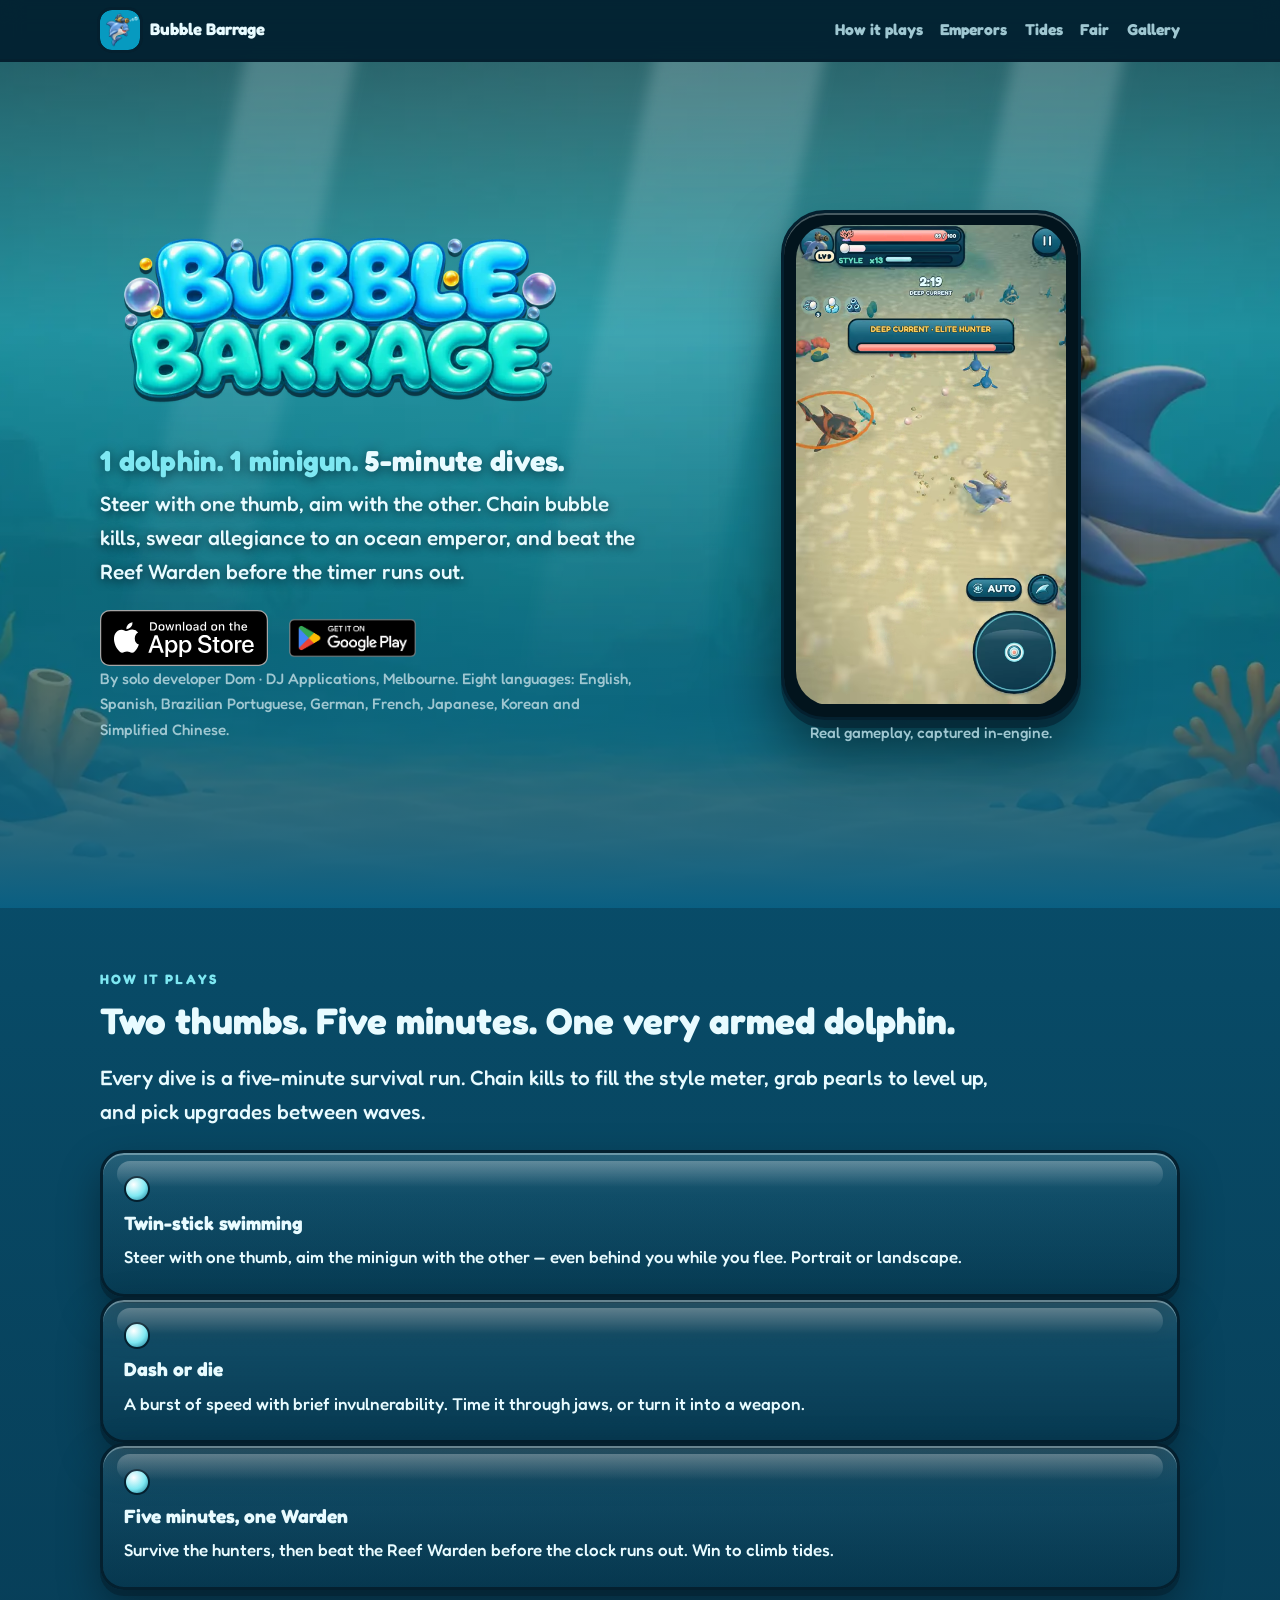
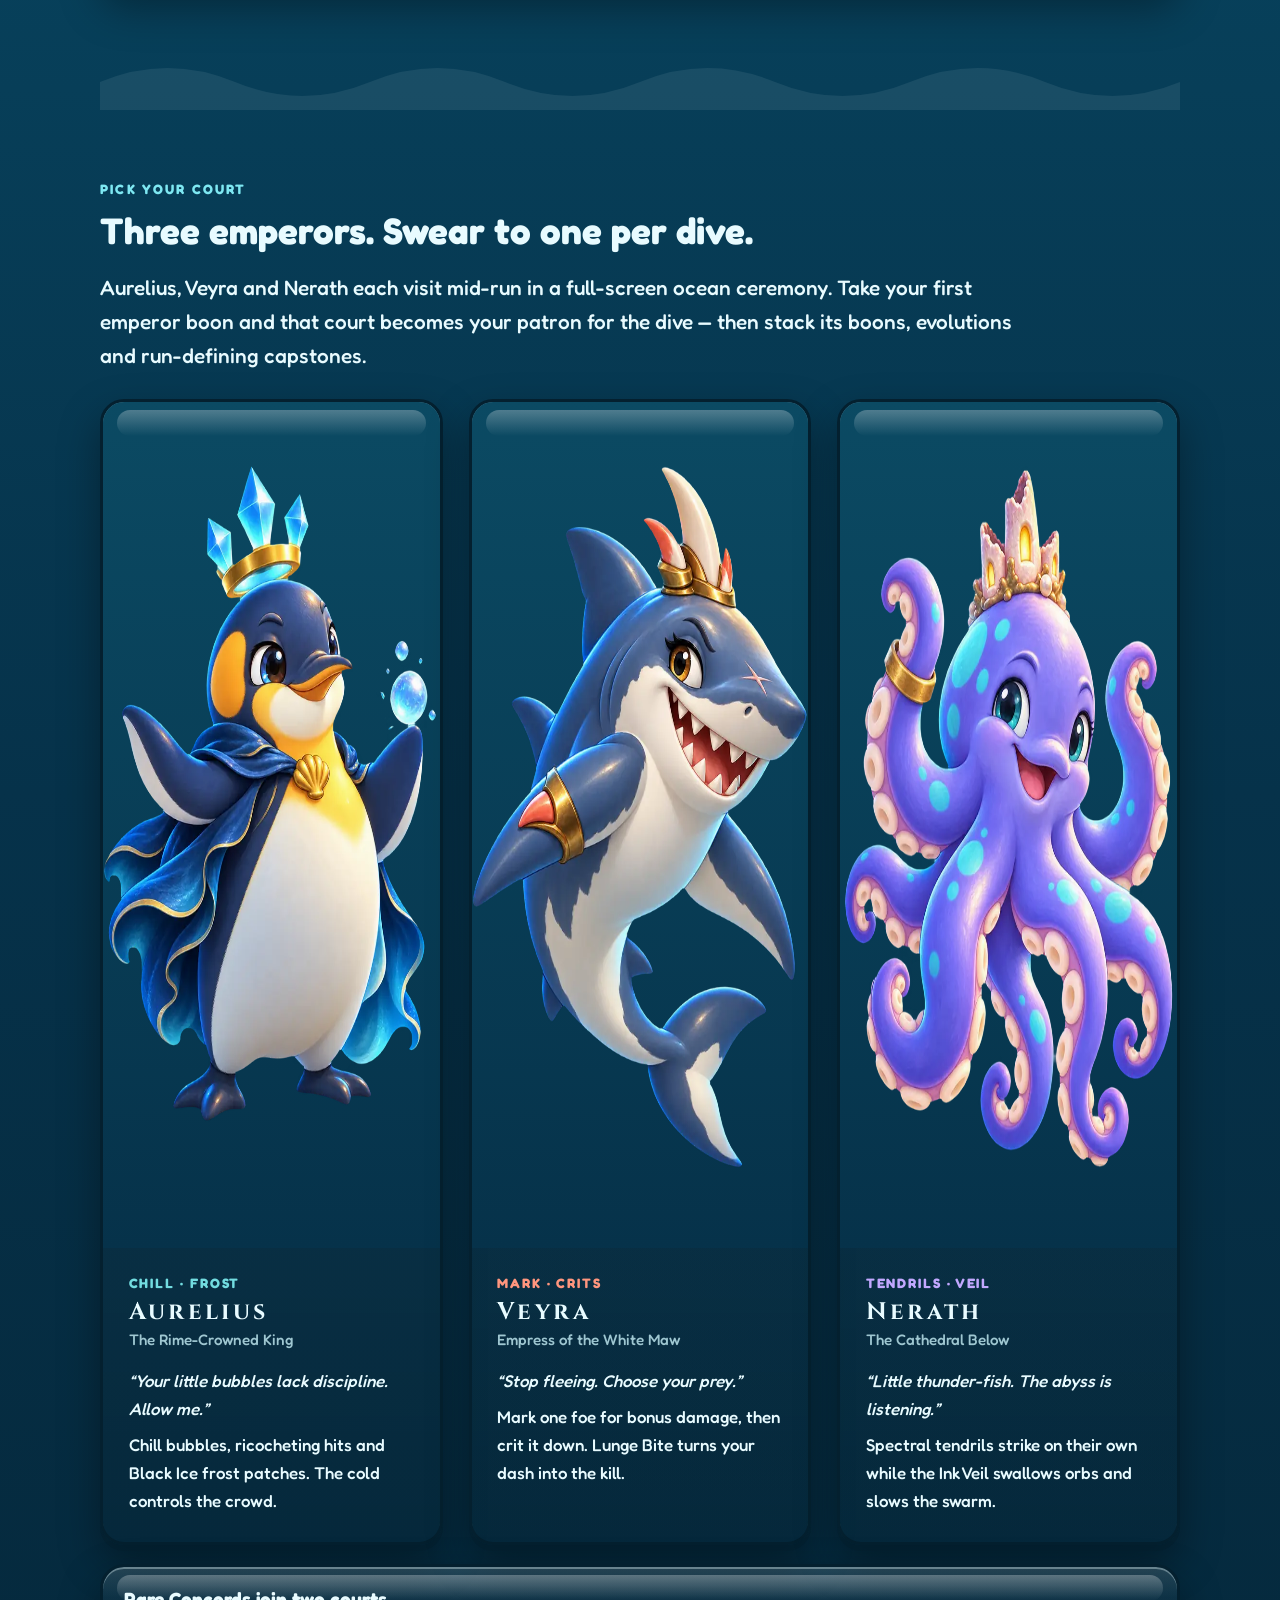
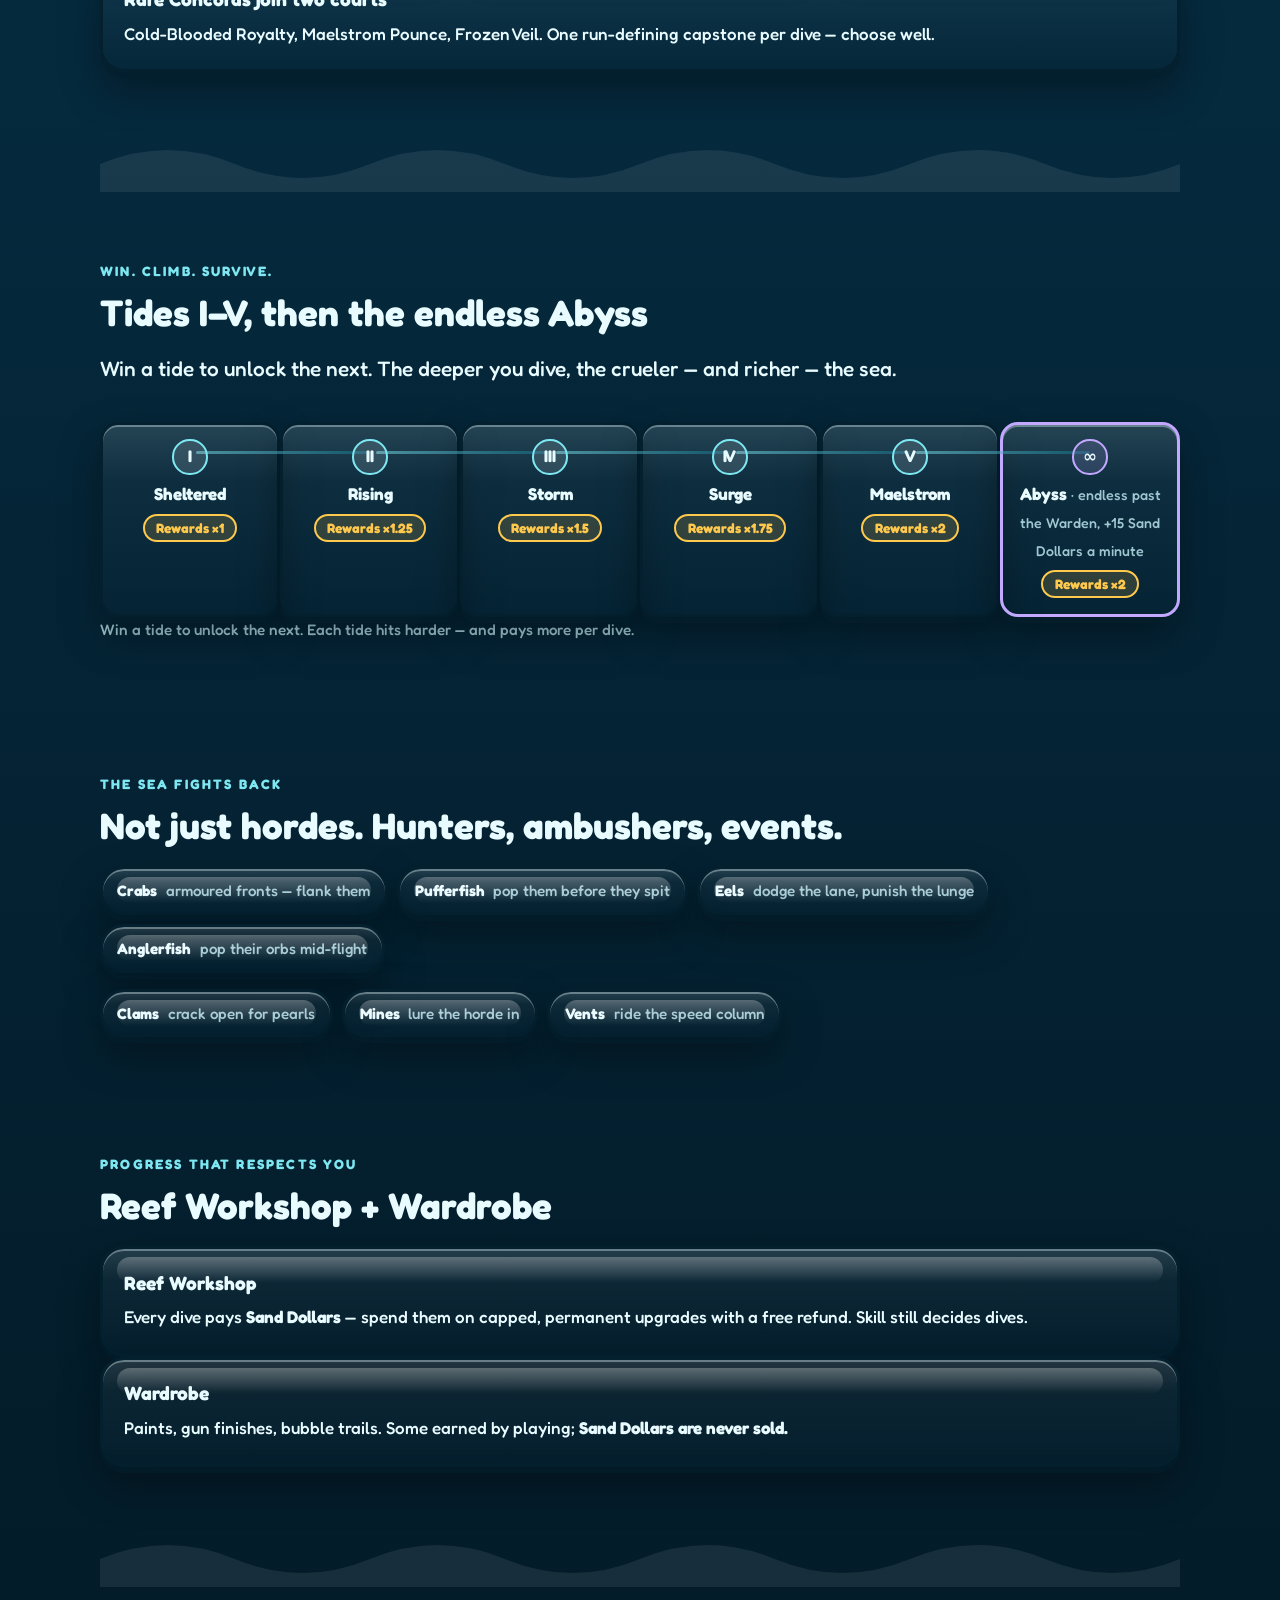
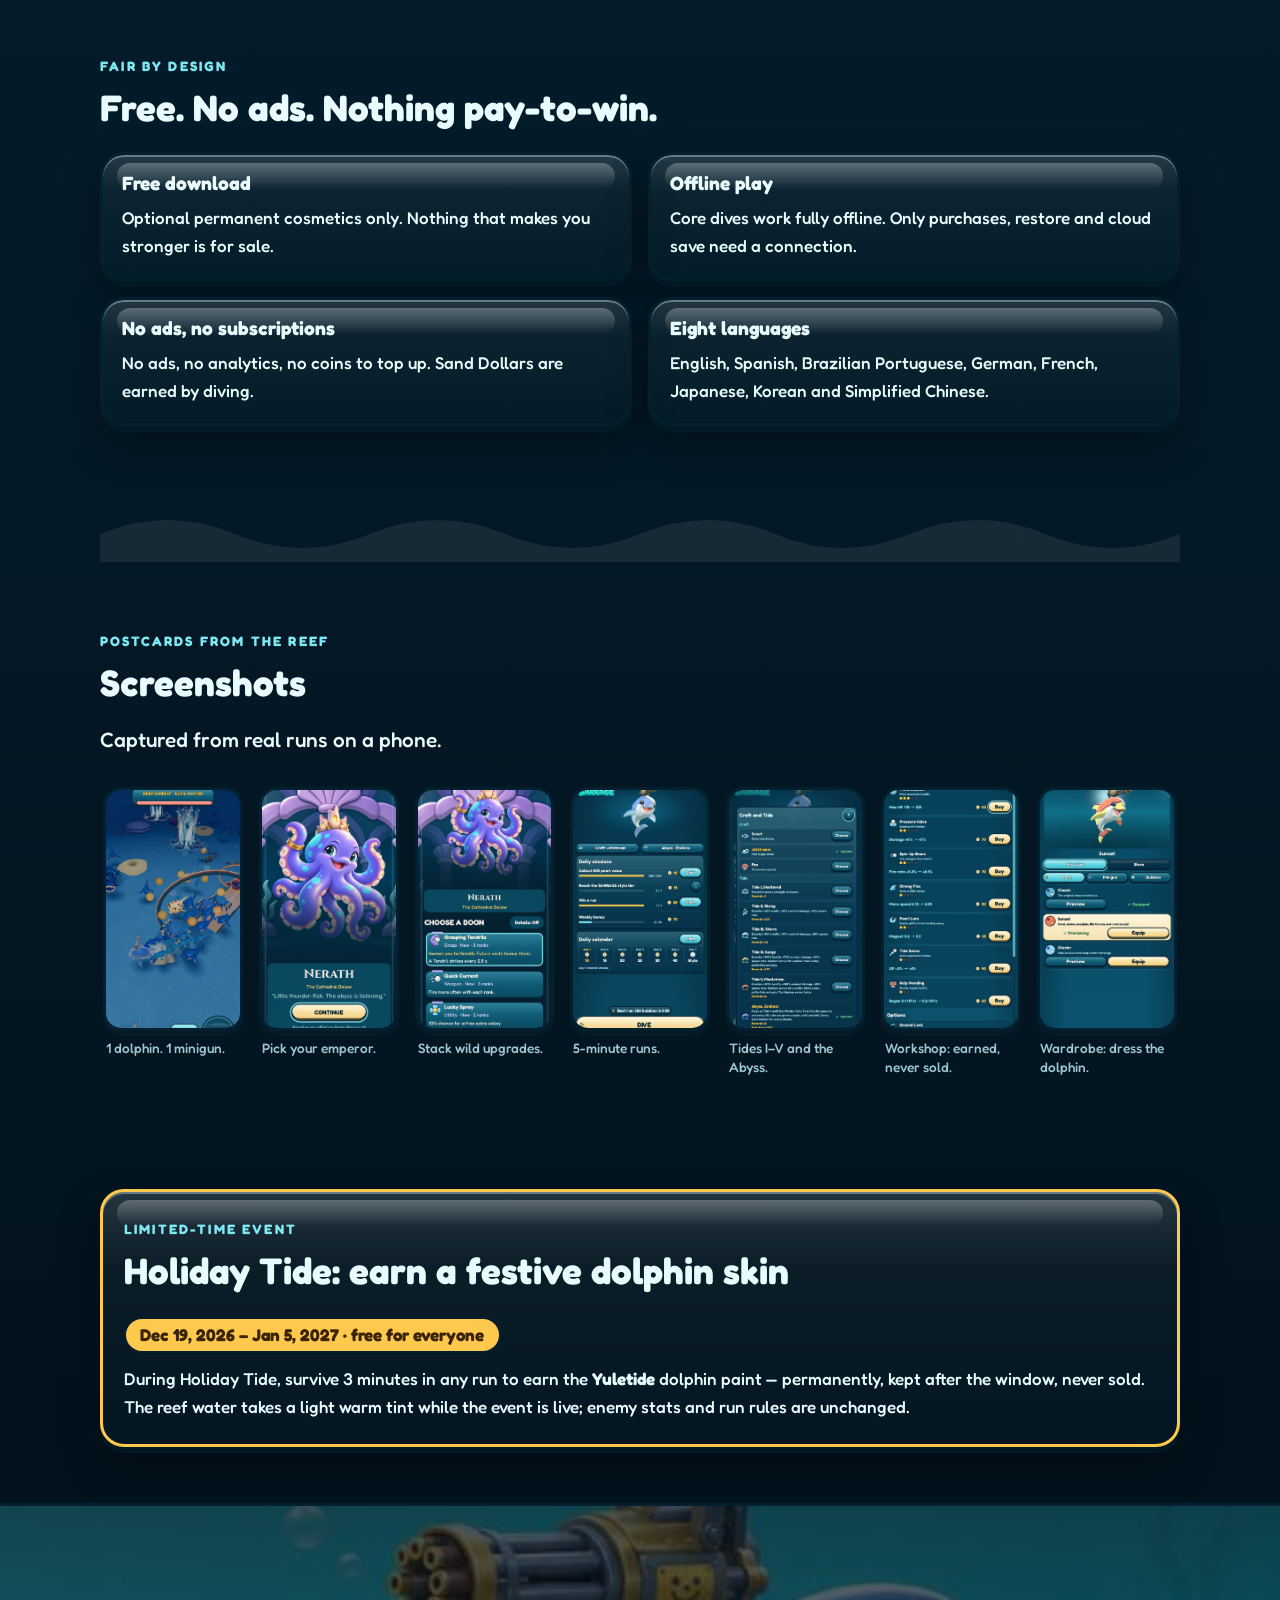
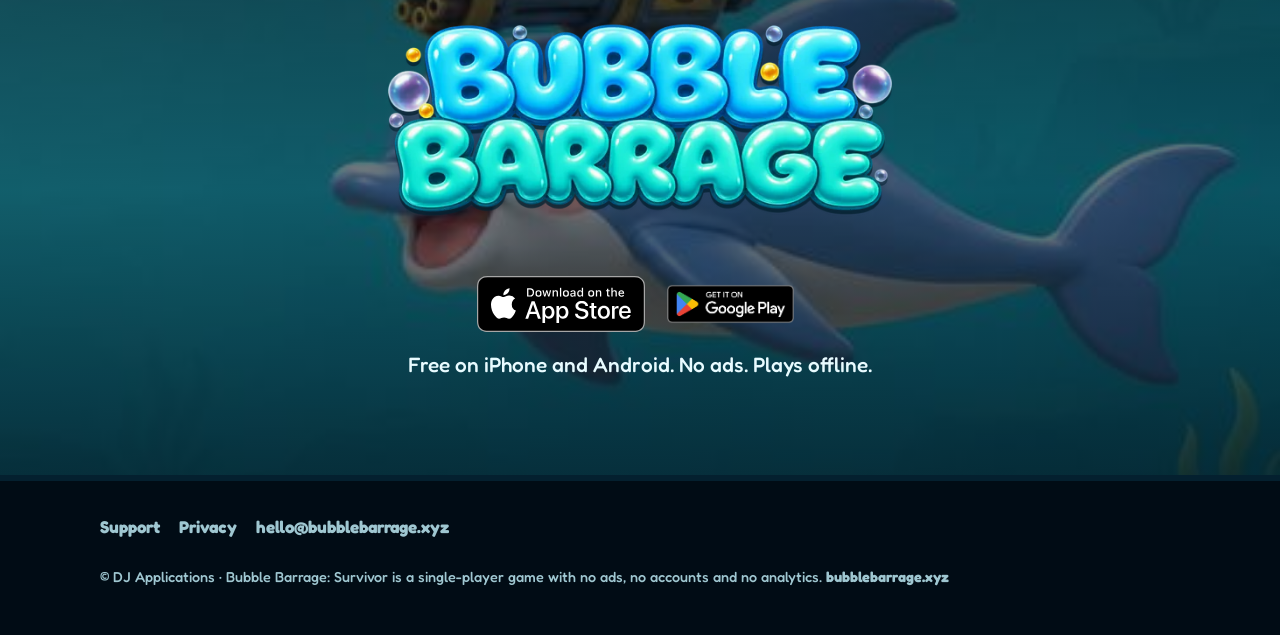
<file: index.html>
<!doctype html>
<html lang="en">
<head>
<meta charset="utf-8">
<meta name="viewport" content="width=device-width, initial-scale=1">
<title>Bubble Barrage: Survivor — 1 dolphin. 1 minigun. 5-minute dives.</title>
<meta name="description" content="Bubble Barrage: Survivor is a free ocean survivor-like starring a tiny dolphin with a head-mounted minigun. Twin-stick touch controls, five-minute dives, three emperor courts, no ads. Free download for iOS and Android.">
<link rel="canonical" href="https://bubblebarrage.xyz/">
<meta name="apple-itunes-app" content="app-id=6830389126">
<meta property="og:type" content="website">
<meta property="og:site_name" content="Bubble Barrage">
<meta property="og:title" content="Bubble Barrage: Survivor — 1 dolphin. 1 minigun.">
<meta property="og:description" content="Twin-stick ocean survivor-like. Swim with one thumb, aim with the other, swear allegiance to an emperor, beat the Reef Warden. Free, no ads, plays offline.">
<meta property="og:url" content="https://bubblebarrage.xyz/">
<meta property="og:image" content="https://bubblebarrage.xyz/assets/img/og-1200x630.jpg">
<meta property="og:image:width" content="1200">
<meta property="og:image:height" content="630">
<meta property="og:image:alt" content="Bubble Barrage wordmark beside the dolphin hero with its minigun over a bright reef">
<meta name="twitter:card" content="summary_large_image">
<meta name="twitter:title" content="Bubble Barrage: Survivor — 1 dolphin. 1 minigun.">
<meta name="twitter:description" content="Five-minute dives. Three emperors. No ads. Free for iOS and Android.">
<meta name="twitter:image" content="https://bubblebarrage.xyz/assets/img/og-1200x630.jpg">
<link rel="icon" type="image/png" sizes="32x32" href="/assets/img/favicon-32.png">
<link rel="icon" type="image/png" sizes="16x16" href="/assets/img/favicon-16.png">
<link rel="apple-touch-icon" href="/assets/img/app-icon-180.png">
<link rel="preload" as="image" href="/assets/img/hero-shallows-portrait.webp" type="image/webp" media="(max-width: 699px)" fetchpriority="high">
<link rel="preload" as="image" href="/assets/img/hero-shallows-800.webp" type="image/webp" media="(min-width: 700px)" fetchpriority="high">
<link rel="preload" as="font" href="/assets/fonts/fredoka-700.woff2" type="font/woff2" crossorigin>
<link rel="preload" as="font" href="/assets/fonts/fredoka-500.woff2" type="font/woff2" crossorigin>
<style>
@font-face{font-family:"Fredoka";src:url("/assets/fonts/fredoka-500.woff2") format("woff2");font-weight:500;font-style:normal;font-display:swap}
@font-face{font-family:"Fredoka";src:url("/assets/fonts/fredoka-700.woff2") format("woff2");font-weight:700;font-style:normal;font-display:swap}
@font-face{font-family:"Cinzel";src:url("/assets/fonts/cinzel-latin.woff2") format("woff2");font-weight:700;font-style:normal;font-display:swap}
</style>
<link rel="stylesheet" href="/assets/site.css">
<meta name="theme-color" content="#06324a">
<script type="application/ld+json">
{"@context":"https://schema.org","@type":"VideoGame","name":"Bubble Barrage: Survivor","alternateName":"Bubble Barrage","url":"https://bubblebarrage.xyz/","image":"https://bubblebarrage.xyz/assets/img/og-1200x630.jpg","author":{"@type":"Organization","name":"DJ Applications"},"applicationCategory":"GameApplication","operatingSystem":["iOS 15.0 or later","Android 8.0 (API 24) or later"],"gamePlatform":["iOS","Android"],"inLanguage":["en","es","pt-BR","de","fr","ja","ko","zh-Hans"],"playMode":"SinglePlayer","isAccessibleForFree":true,"offers":{"@type":"Offer","price":"0","priceCurrency":"USD"},"downloadUrl":["https://apps.apple.com/app/id6830389126","https://play.google.com/store/apps/details?id=org.dolphino.bubblebarrage"]}
</script>
</head>
<body>
<a class="skip" href="#main">Skip to content</a>
<header class="site">
  <div class="nav">
    <a class="brand" href="/"><img src="/assets/img/app-icon-180.png" width="40" height="40" alt="Bubble Barrage app icon: a smiling blue dolphin with a minigun">Bubble Barrage</a>
    <nav aria-label="Sections">
      <a href="#how">How it plays</a>
      <a href="#emperors">Emperors</a>
      <a href="#tides">Tides</a>
      <a href="#fair">Fair</a>
      <a href="#gallery">Gallery</a>
    </nav>
  </div>
</header>
<main id="main">

  <!-- ============ HERO ============ -->
  <section class="hero" aria-labelledby="hero-title">
    <div class="hero-bg" aria-hidden="true">
      <picture>
        <source type="image/webp" media="(max-width: 699px)" srcset="/assets/img/hero-shallows-portrait.webp">
        <source type="image/webp" srcset="/assets/img/hero-shallows-800.webp 800w, /assets/img/hero-shallows-full.webp 1536w" sizes="100vw">
        <source media="(max-width: 699px)" srcset="/assets/img/hero-shallows-portrait.jpg">
        <img src="/assets/img/hero-shallows-800.jpg" alt="" fetchpriority="high" decoding="async" width="800" height="450">
      </picture>
    </div>
    <div class="rays" aria-hidden="true"><span class="r1"></span><span class="r2"></span><span class="r3"></span></div>
    <div class="bubbles" aria-hidden="true"><span class="b1"></span><span class="b2"></span><span class="b3"></span><span class="b4"></span><span class="b5"></span><span class="b6"></span><span class="b7"></span><span class="b8"></span></div>
    <div class="wrap hero-grid">
      <div>
        <picture><source type="image/webp" srcset="/assets/img/wordmark-640.webp 640w, /assets/img/wordmark-768.webp 768w" sizes="(max-width: 700px) 90vw, 480px"><img class="wordmark" src="/assets/img/wordmark-640.png" width="640" height="320" alt="Bubble Barrage" fetchpriority="high" decoding="async"></picture>
        <h1 class="tagline" id="hero-title"><span class="n1">1 dolphin. 1 minigun.</span> 5-minute dives.</h1>
        <p class="lede">Steer with one thumb, aim with the other. Chain bubble kills, swear allegiance to an ocean emperor, and beat the Reef Warden before the timer runs out.</p>
        <div class="store-badges">
          <a class="badge" href="https://apps.apple.com/app/id6830389126" aria-label="Download on the App Store"><img src="/assets/badges/apple-badge.svg" width="180" height="60" alt="Download on the App Store"></a>
          <a class="badge gp" href="https://play.google.com/store/apps/details?id=org.dolphino.bubblebarrage" aria-label="Get it on Google Play"><img src="/assets/badges/gp-badge.png" width="168" height="65" alt="Get it on Google Play"></a>
        </div>
        <p class="small">By solo developer Dom · DJ Applications, Melbourne. Eight languages: English, Spanish, Brazilian Portuguese, German, French, Japanese, Korean and Simplified Chinese.</p>
      </div>
      <div class="phone-wrap">
        <figure style="margin:0">
          <div class="phone" role="img" aria-label="Gameplay video: the dolphin fires bubbles at predators while pearls scatter">
            <div class="phone-screen">
              <video id="dive-loop" autoplay muted loop playsinline preload="metadata" poster="/assets/img/poster-540.webp" width="480" height="854">
                <source src="/assets/video/dive.webm" type="video/webm">
                <source src="/assets/video/dive.mp4" type="video/mp4">
                <img src="/assets/img/poster-540.webp" width="480" height="854" alt="The dolphin firing bubbles at reef sharks and rays while pearls scatter" loading="eager" decoding="async">
              </video>
            </div>
          </div>
          <figcaption class="small phone-cap">Real gameplay, captured in-engine.</figcaption>
        </figure>
      </div>
    </div>
  </section>

  <!-- ============ HOW IT PLAYS ============ -->
  <section class="block" id="how" aria-labelledby="how-h">
    <div class="wrap">
      <span class="eyebrow">How it plays</span>
      <h2 id="how-h">Two thumbs. Five minutes. One very armed dolphin.</h2>
      <p class="lede">Every dive is a five-minute survival run. Chain kills to fill the style meter, grab pearls to level up, and pick upgrades between waves.</p>
      <div class="cards cols3">
        <article class="glass card">
          <span class="dot" aria-hidden="true"></span>
          <h3>Twin-stick swimming</h3>
          <p>Steer with one thumb, aim the minigun with the other — even behind you while you flee. Portrait or landscape.</p>
        </article>
        <article class="glass card">
          <span class="dot" aria-hidden="true"></span>
          <h3>Dash or die</h3>
          <p>A burst of speed with brief invulnerability. Time it through jaws, or turn it into a weapon.</p>
        </article>
        <article class="glass card">
          <span class="dot" aria-hidden="true"></span>
          <h3>Five minutes, one Warden</h3>
          <p>Survive the hunters, then beat the Reef Warden before the clock runs out. Win to climb tides.</p>
        </article>
      </div>
    </div>
  </section>

  <div class="wrap" aria-hidden="true"><span class="wave"><svg viewBox="0 0 1200 56" preserveAspectRatio="none" focusable="false"><path d="M0 28 Q 75 0 150 28 T 300 28 T 450 28 T 600 28 T 750 28 T 900 28 T 1050 28 T 1200 28 V56 H0 Z" fill="currentColor"/></svg></span></div>
  <!-- ============ EMPERORS ============ -->
  <section class="block" id="emperors" aria-labelledby="emp-h">
    <div class="wrap">
      <span class="eyebrow">Pick your court</span>
      <h2 id="emp-h">Three emperors. Swear to one per dive.</h2>
      <p class="lede">Aurelius, Veyra and Nerath each visit mid-run in a full-screen ocean ceremony. Take your first emperor boon and that court becomes your patron for the dive — then stack its boons, evolutions and run-defining capstones.</p>
      <div class="emperor-grid">
        <article class="glass emperor a">
          <div class="art"><img class="hero" src="/assets/img/emperor-aurelius-700.webp" alt="Aurelius, a crowned ice-blue emperor of the reef" loading="lazy" decoding="async" width="700" height="988"></div>
          <div class="who">
            <p class="patron">Chill · Frost</p>
            <h3 class="ceremony">Aurelius</h3>
            <p class="small">The Rime-Crowned King</p>
            <p class="quote">&ldquo;Your little bubbles lack discipline. Allow me.&rdquo;</p>
            <p>Chill bubbles, ricocheting hits and Black Ice frost patches. The cold controls the crowd.</p>
          </div>
        </article>
        <article class="glass emperor v">
          <div class="art"><img class="hero" src="/assets/img/emperor-veyra-700.webp" alt="Veyra, Empress of the White Maw, a great white shark" loading="lazy" decoding="async" width="700" height="981"></div>
          <div class="who">
            <p class="patron">Mark · Crits</p>
            <h3 class="ceremony">Veyra</h3>
            <p class="small">Empress of the White Maw</p>
            <p class="quote">&ldquo;Stop fleeing. Choose your prey.&rdquo;</p>
            <p>Mark one foe for bonus damage, then crit it down. Lunge Bite turns your dash into the kill.</p>
          </div>
        </article>
        <article class="glass emperor n">
          <div class="art"><img class="hero" src="/assets/img/emperor-nerath-700.webp" alt="Nerath, The Cathedral Below, a violet crowned octopus" loading="lazy" decoding="async" width="700" height="833"></div>
          <div class="who">
            <p class="patron">Tendrils · Veil</p>
            <h3 class="ceremony">Nerath</h3>
            <p class="small">The Cathedral Below</p>
            <p class="quote">&ldquo;Little thunder-fish. The abyss is listening.&rdquo;</p>
            <p>Spectral tendrils strike on their own while the Ink Veil swallows orbs and slows the swarm.</p>
          </div>
        </article>
      </div>
      <article class="glass concord">
        <h3>Rare Concords join two courts</h3>
        <p style="margin:0">Cold-Blooded Royalty, Maelstrom Pounce, Frozen Veil. One run-defining capstone per dive — choose well.</p>
      </article>
    </div>
  </section>

  <div class="wrap" aria-hidden="true"><span class="wave"><svg viewBox="0 0 1200 56" preserveAspectRatio="none" focusable="false"><path d="M0 28 Q 75 0 150 28 T 300 28 T 450 28 T 600 28 T 750 28 T 900 28 T 1050 28 T 1200 28 V56 H0 Z" fill="currentColor"/></svg></span></div>
  <!-- ============ TIDES ============ -->
  <section class="block" id="tides" aria-labelledby="tides-h">
    <div class="wrap">
      <span class="eyebrow">Win. Climb. Survive.</span>
      <h2 id="tides-h">Tides I–V, then the endless Abyss</h2>
      <p class="lede">Win a tide to unlock the next. The deeper you dive, the crueler — and richer — the sea.</p>
      <ol class="gauge">
        <li class="glass"><span class="d" aria-hidden="true">I</span><span class="t">Sheltered</span><span class="chip">Rewards ×1</span></li>
        <li class="glass"><span class="d" aria-hidden="true">II</span><span class="t">Rising</span><span class="chip">Rewards ×1.25</span></li>
        <li class="glass"><span class="d" aria-hidden="true">III</span><span class="t">Storm</span><span class="chip">Rewards ×1.5</span></li>
        <li class="glass"><span class="d" aria-hidden="true">IV</span><span class="t">Surge</span><span class="chip">Rewards ×1.75</span></li>
        <li class="glass"><span class="d" aria-hidden="true">V</span><span class="t">Maelstrom</span><span class="chip">Rewards ×2</span></li>
        <li class="glass abyss"><span class="d" aria-hidden="true">∞</span><span class="t">Abyss <small>· endless past the Warden, +15 Sand Dollars a minute</small></span><span class="chip">Rewards ×2</span></li>
      </ol>
      <p class="small">Win a tide to unlock the next. Each tide hits harder — and pays more per dive.</p>
    </div>
  </section>

  <!-- ============ THE SEA FIGHTS BACK ============ -->
  <section class="block" id="sea" aria-labelledby="sea-h">
    <div class="wrap">
      <span class="eyebrow">The sea fights back</span>
      <h2 id="sea-h">Not just hordes. Hunters, ambushers, events.</h2>
      <div class="chips" role="list" aria-label="Predators">
        <span class="glass chip" role="listitem"><strong>Crabs</strong><span class="cap">armoured fronts — flank them</span></span>
        <span class="glass chip" role="listitem"><strong>Pufferfish</strong><span class="cap">pop them before they spit</span></span>
        <span class="glass chip" role="listitem"><strong>Eels</strong><span class="cap">dodge the lane, punish the lunge</span></span>
        <span class="glass chip" role="listitem"><strong>Anglerfish</strong><span class="cap">pop their orbs mid-flight</span></span>
      </div>
      <div class="chips" role="list" aria-label="World events">
        <span class="glass chip" role="listitem"><strong>Clams</strong><span class="cap">crack open for pearls</span></span>
        <span class="glass chip" role="listitem"><strong>Mines</strong><span class="cap">lure the horde in</span></span>
        <span class="glass chip" role="listitem"><strong>Vents</strong><span class="cap">ride the speed column</span></span>
      </div>
    </div>
  </section>

  <!-- ============ WORKSHOP + WARDROBE ============ -->
  <section class="block" id="workshop" aria-labelledby="work-h">
    <div class="wrap">
      <span class="eyebrow">Progress that respects you</span>
      <h2 id="work-h">Reef Workshop + Wardrobe</h2>
      <div class="cards cols2">
        <article class="glass card">
          <h3>Reef Workshop</h3>
          <p>Every dive pays <strong>Sand Dollars</strong> — spend them on capped, permanent upgrades with a free refund. Skill still decides dives.</p>
        </article>
        <article class="glass card">
          <h3>Wardrobe</h3>
          <p>Paints, gun finishes, bubble trails. Some earned by playing; <strong>Sand Dollars are never sold.</strong></p>
        </article>
      </div>
    </div>
  </section>

  <div class="wrap" aria-hidden="true"><span class="wave"><svg viewBox="0 0 1200 56" preserveAspectRatio="none" focusable="false"><path d="M0 28 Q 75 0 150 28 T 300 28 T 450 28 T 600 28 T 750 28 T 900 28 T 1050 28 T 1200 28 V56 H0 Z" fill="currentColor"/></svg></span></div>
  <!-- ============ FAIR ============ -->
  <section class="block" id="fair" aria-labelledby="fair-h">
    <div class="wrap">
      <span class="eyebrow">Fair by design</span>
      <h2 id="fair-h">Free. No ads. Nothing pay-to-win.</h2>
      <div class="fair" style="margin-top:1.4rem">
        <article class="glass pill"><h3>Free download</h3><p style="margin:0">Optional permanent cosmetics only. Nothing that makes you stronger is for sale.</p></article>
        <article class="glass pill"><h3>No ads, no subscriptions</h3><p style="margin:0">No ads, no analytics, no coins to top up. Sand Dollars are earned by diving.</p></article>
        <article class="glass pill"><h3>Offline play</h3><p style="margin:0">Core dives work fully offline. Only purchases, restore and cloud save need a connection.</p></article>
        <article class="glass pill"><h3>Eight languages</h3><p style="margin:0">English, Spanish, Brazilian Portuguese, German, French, Japanese, Korean and Simplified Chinese.</p></article>
      </div>
    </div>
  </section>

  <div class="wrap" aria-hidden="true"><span class="wave"><svg viewBox="0 0 1200 56" preserveAspectRatio="none" focusable="false"><path d="M0 28 Q 75 0 150 28 T 300 28 T 450 28 T 600 28 T 750 28 T 900 28 T 1050 28 T 1200 28 V56 H0 Z" fill="currentColor"/></svg></span></div>
  <!-- ============ GALLERY ============ -->
  <section class="block" id="gallery" aria-labelledby="gal-h">
    <div class="wrap">
      <span class="eyebrow">Postcards from the reef</span>
      <h2 id="gal-h">Screenshots</h2>
      <p class="lede">Captured from real runs on a phone.</p>
      <div class="strip">
        <figure><a href="/assets/img/01-fight-1206.webp"><img src="/assets/img/01-fight-603.webp" width="603" height="1311" alt="Mid-fight: the dolphin fires a bubble barrage into a reef horde" loading="lazy" decoding="async"></a><figcaption>1 dolphin. 1 minigun.</figcaption></figure>
        <figure><a href="/assets/img/02-patron-1206.webp"><img src="/assets/img/02-patron-603.webp" width="603" height="1311" alt="Emperor encounter ceremony introducing a patron" loading="lazy" decoding="async"></a><figcaption>Pick your emperor.</figcaption></figure>
        <figure><a href="/assets/img/03-boon-1206.webp"><img src="/assets/img/03-boon-603.webp" width="603" height="1311" alt="Choosing one of three emperor boon cards" loading="lazy" decoding="async"></a><figcaption>Stack wild upgrades.</figcaption></figure>
        <figure><a href="/assets/img/04-dive-1206.webp"><img src="/assets/img/04-dive-603.webp" width="603" height="1311" alt="Dive screen with the equipped dolphin, loadout and missions" loading="lazy" decoding="async"></a><figcaption>5-minute runs.</figcaption></figure>
        <figure><a href="/assets/img/05-tides-1206.webp"><img src="/assets/img/05-tides-603.webp" width="603" height="1311" alt="Journal listing Tides I to V and the endless Abyss" loading="lazy" decoding="async"></a><figcaption>Tides I–V and the Abyss.</figcaption></figure>
        <figure><a href="/assets/img/06-workshop-1206.webp"><img src="/assets/img/06-workshop-603.webp" width="603" height="1311" alt="Reef Workshop upgrade list bought with earned Sand Dollars" loading="lazy" decoding="async"></a><figcaption>Workshop: earned, never sold.</figcaption></figure>
        <figure><a href="/assets/img/07-wardrobe-1206.webp"><img src="/assets/img/07-wardrobe-603.webp" width="603" height="1311" alt="Wardrobe with dolphin paints, gun finishes and trails" loading="lazy" decoding="async"></a><figcaption>Wardrobe: dress the dolphin.</figcaption></figure>
      </div>
    </div>
  </section>

  <!-- ============ HOLIDAY TIDE (delete this section to remove the event) ============ -->
  <section class="block" id="holiday" aria-labelledby="hol-h">
    <div class="wrap">
      <article class="glass card holiday">
        <span class="eyebrow">Limited-time event</span>
        <h2 id="hol-h">Holiday Tide: earn a festive dolphin skin</h2>
        <p class="when">Dec 19, 2026 – Jan 5, 2027 · free for everyone</p>
        <p>During Holiday Tide, survive 3 minutes in any run to earn the <strong>Yuletide</strong> dolphin paint — permanently, kept after the window, never sold. The reef water takes a light warm tint while the event is live; enemy stats and run rules are unchanged.</p>
      </article>
    </div>
  </section>

  <!-- ============ DOWNLOAD ============ -->
  <section class="finale" id="download" aria-labelledby="dl-h">
    <div class="finale-bg" aria-hidden="true"><img src="/assets/img/finale-reef.jpg" alt="" loading="lazy" decoding="async" width="504" height="500"></div>
    <div class="finale-inner">
      <picture><source type="image/webp" srcset="/assets/img/wordmark-640.webp 640w, /assets/img/wordmark-768.webp 768w" sizes="(max-width: 700px) 90vw, 560px"><img class="wordmark" src="/assets/img/wordmark-640.png" width="640" height="320" alt="Bubble Barrage" loading="lazy" decoding="async"></picture>
      <h2 id="dl-h" style="position:absolute;left:-999px">Download Bubble Barrage</h2>
      <div class="store-badges" style="justify-content:center">
        <a class="badge" href="https://apps.apple.com/app/id6830389126" aria-label="Download on the App Store"><img src="/assets/badges/apple-badge.svg" width="180" height="60" alt="Download on the App Store" loading="lazy" decoding="async"></a>
        <a class="badge gp" href="https://play.google.com/store/apps/details?id=org.dolphino.bubblebarrage" aria-label="Get it on Google Play"><img src="/assets/badges/gp-badge.png" width="168" height="65" alt="Get it on Google Play" loading="lazy" decoding="async"></a>
      </div>
      <p class="lede" style="text-align:center;margin-top:1rem">Free on iPhone and Android. No ads. Plays offline.</p>
    </div>
  </section>

</main>
<footer class="site">
  <div class="foot">
    <nav aria-label="Footer">
      <a href="/support/">Support</a>
      <a href="/privacy/">Privacy</a>
      <a href="mailto:hello@bubblebarrage.xyz?subject=Bubble%20Barrage">hello@bubblebarrage.xyz</a>
    </nav>
    <p class="copy">© DJ Applications · Bubble Barrage: Survivor is a single-player game with no ads, no accounts and no analytics. <a href="https://bubblebarrage.xyz/">bubblebarrage.xyz</a></p>
  </div>
</footer>
<script>
(function(){var v=document.getElementById("dive-loop");if(!v)return;try{if(window.matchMedia&&matchMedia("(prefers-reduced-motion: reduce)").matches){v.removeAttribute("autoplay");v.pause();v.preload="none";}}catch(e){}})();
</script>
</body>
</html>
</file>
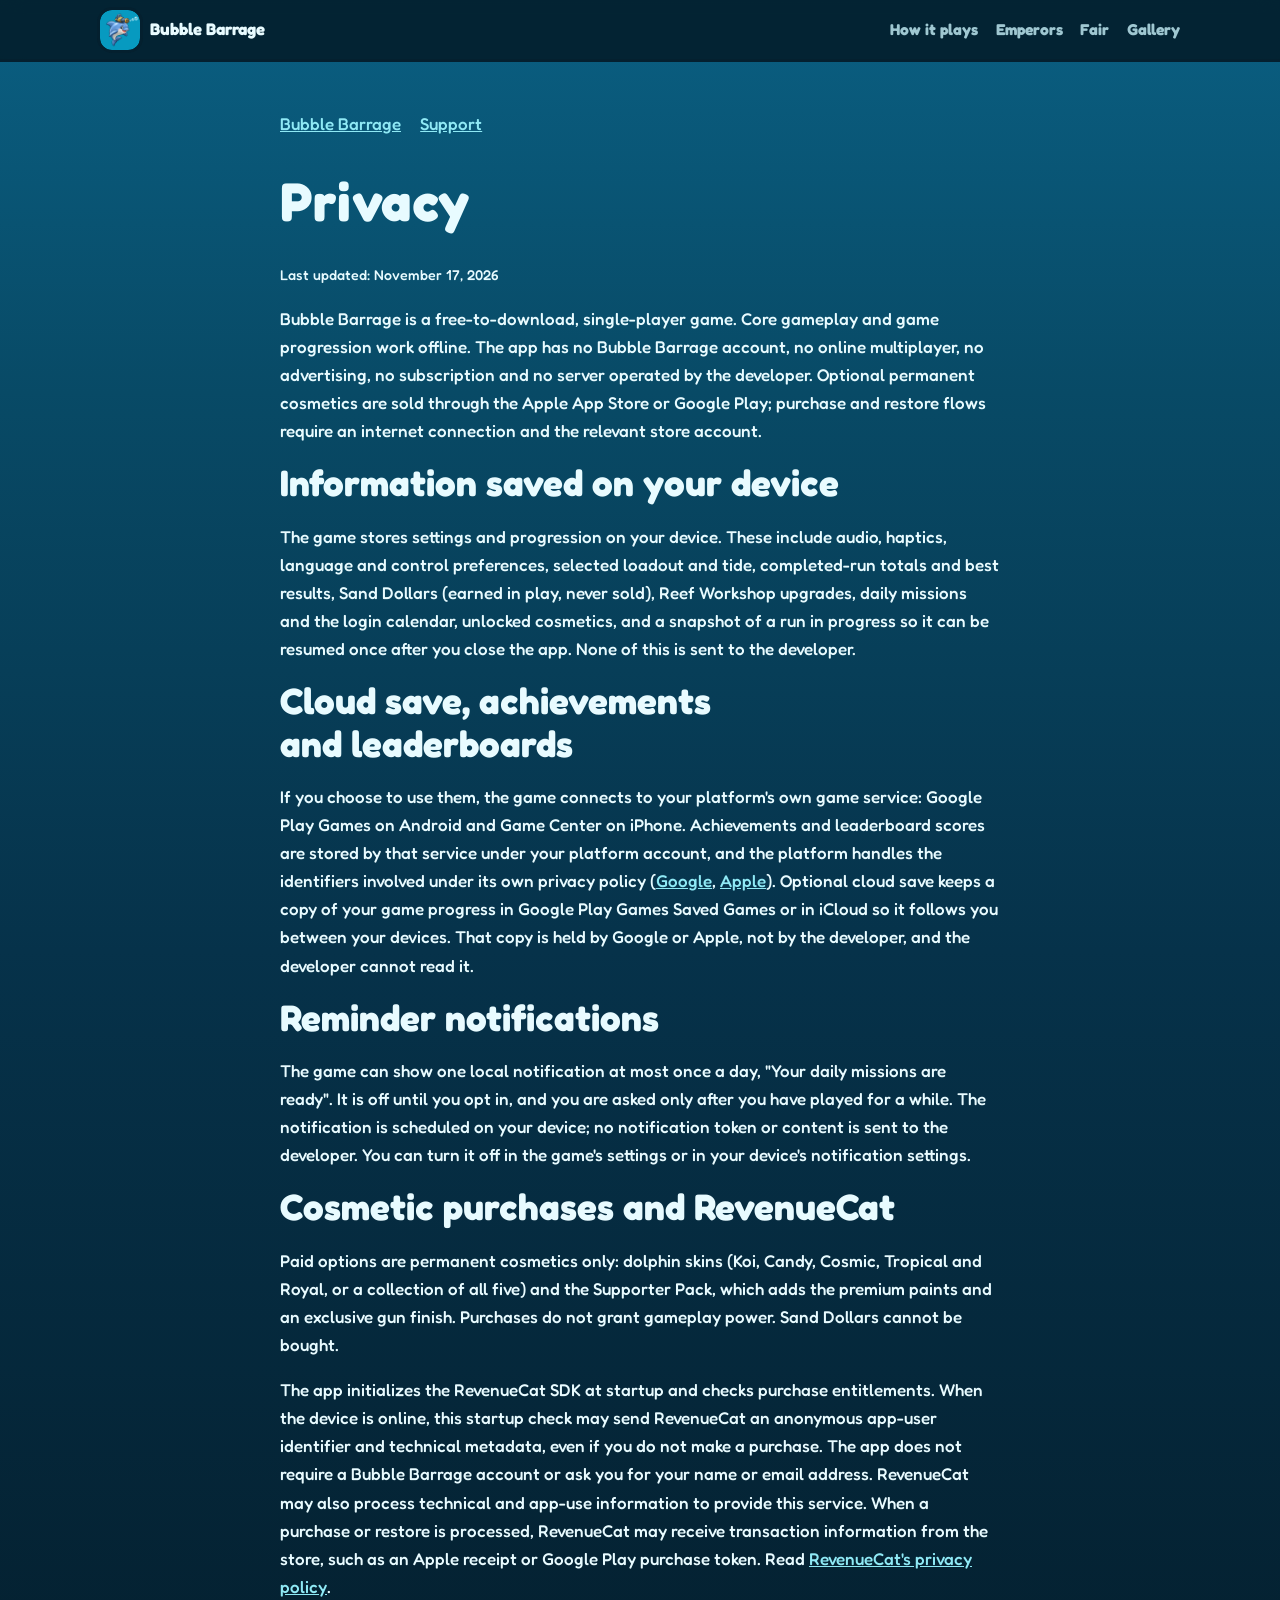
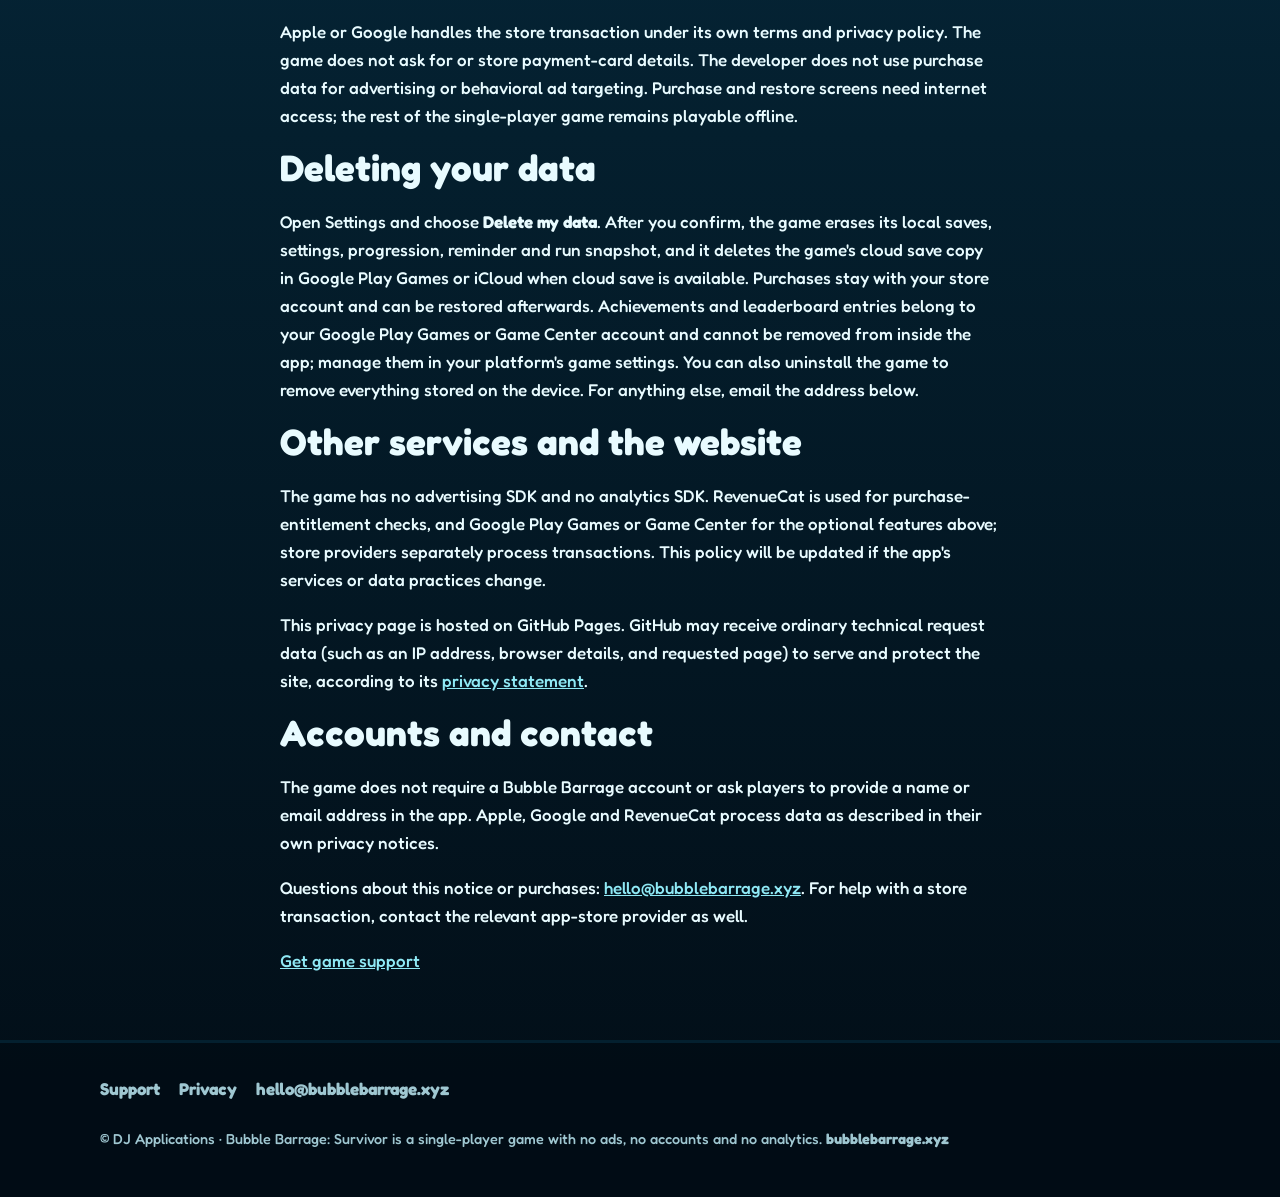
<file: privacy/index.html>
<!doctype html>
<html lang="en">
<head>
<meta charset="utf-8">
<meta name="viewport" content="width=device-width, initial-scale=1">
<meta name="description" content="Privacy information for Bubble Barrage, a single-player game with optional cosmetic purchases, optional platform cloud save and optional reminders.">
<title>Privacy — Bubble Barrage</title>
<link rel="canonical" href="https://bubblebarrage.xyz/privacy/">
<meta property="og:type" content="website">
<meta property="og:site_name" content="Bubble Barrage">
<meta property="og:title" content="Privacy — Bubble Barrage">
<meta property="og:description" content="Privacy information for Bubble Barrage, a single-player game with optional cosmetic purchases, optional platform cloud save and optional reminders.">
<meta property="og:url" content="https://bubblebarrage.xyz/privacy/">
<link rel="icon" type="image/png" sizes="32x32" href="/assets/img/favicon-32.png">
<link rel="icon" type="image/png" sizes="16x16" href="/assets/img/favicon-16.png">
<link rel="apple-touch-icon" href="/assets/img/app-icon-180.png">
<style>
@font-face{font-family:"Fredoka";src:url("/assets/fonts/fredoka-500.woff2") format("woff2");font-weight:500;font-style:normal;font-display:swap}
@font-face{font-family:"Fredoka";src:url("/assets/fonts/fredoka-700.woff2") format("woff2");font-weight:700;font-style:normal;font-display:swap}
@font-face{font-family:"Cinzel";src:url("/assets/fonts/cinzel-latin.woff2") format("woff2");font-weight:700;font-style:normal;font-display:swap}
</style>
<link rel="stylesheet" href="/assets/site.css">
<meta name="theme-color" content="#06324a">
</head>
<body>
<a class="skip" href="#main">Skip to content</a>
<header class="site">
  <div class="nav">
    <a class="brand" href="/"><img src="/assets/img/app-icon-180.png" width="40" height="40" alt="Bubble Barrage app icon: a smiling blue dolphin with a minigun">Bubble Barrage</a>
    <nav aria-label="Sections">
      <a href="/#how">How it plays</a>
      <a href="/#emperors">Emperors</a>
      <a href="/#fair">Fair</a>
      <a href="/#gallery">Gallery</a>
    </nav>
  </div>
</header>
<main id="main" class="prose">
<nav aria-label="Breadcrumb"><a href="/">Bubble Barrage</a><a href="/support/">Support</a></nav>
<h1>Privacy</h1><p><small>Last updated: November 17, 2026</small></p>
<p>Bubble Barrage is a free-to-download, single-player game. Core gameplay and game progression work offline. The app has no Bubble Barrage account, no online multiplayer, no advertising, no subscription and no server operated by the developer. Optional permanent cosmetics are sold through the Apple App Store or Google Play; purchase and restore flows require an internet connection and the relevant store account.</p>
<h2>Information saved on your device</h2>
<p>The game stores settings and progression on your device. These include audio, haptics, language and control preferences, selected loadout and tide, completed-run totals and best results, Sand Dollars (earned in play, never sold), Reef Workshop upgrades, daily missions and the login calendar, unlocked cosmetics, and a snapshot of a run in progress so it can be resumed once after you close the app. None of this is sent to the developer.</p>
<h2>Cloud save, achievements and leaderboards</h2>
<p>If you choose to use them, the game connects to your platform's own game service: Google Play Games on Android and Game Center on iPhone. Achievements and leaderboard scores are stored by that service under your platform account, and the platform handles the identifiers involved under its own privacy policy (<a href="https://policies.google.com/privacy">Google</a>, <a href="https://www.apple.com/legal/privacy/">Apple</a>). Optional cloud save keeps a copy of your game progress in Google Play Games Saved Games or in iCloud so it follows you between your devices. That copy is held by Google or Apple, not by the developer, and the developer cannot read it.</p>
<h2>Reminder notifications</h2>
<p>The game can show one local notification at most once a day, "Your daily missions are ready". It is off until you opt in, and you are asked only after you have played for a while. The notification is scheduled on your device; no notification token or content is sent to the developer. You can turn it off in the game's settings or in your device's notification settings.</p>
<h2>Cosmetic purchases and RevenueCat</h2>
<p>Paid options are permanent cosmetics only: dolphin skins (Koi, Candy, Cosmic, Tropical and Royal, or a collection of all five) and the Supporter Pack, which adds the premium paints and an exclusive gun finish. Purchases do not grant gameplay power. Sand Dollars cannot be bought.</p>
<p>The app initializes the RevenueCat SDK at startup and checks purchase entitlements. When the device is online, this startup check may send RevenueCat an anonymous app-user identifier and technical metadata, even if you do not make a purchase. The app does not require a Bubble Barrage account or ask you for your name or email address. RevenueCat may also process technical and app-use information to provide this service. When a purchase or restore is processed, RevenueCat may receive transaction information from the store, such as an Apple receipt or Google Play purchase token. Read <a href="https://www.revenuecat.com/privacy/">RevenueCat's privacy policy</a>.</p>
<p>Apple or Google handles the store transaction under its own terms and privacy policy. The game does not ask for or store payment-card details. The developer does not use purchase data for advertising or behavioral ad targeting. Purchase and restore screens need internet access; the rest of the single-player game remains playable offline.</p>
<h2 id="delete-data">Deleting your data</h2>
<p>Open Settings and choose <strong>Delete my data</strong>. After you confirm, the game erases its local saves, settings, progression, reminder and run snapshot, and it deletes the game's cloud save copy in Google Play Games or iCloud when cloud save is available. Purchases stay with your store account and can be restored afterwards. Achievements and leaderboard entries belong to your Google Play Games or Game Center account and cannot be removed from inside the app; manage them in your platform's game settings. You can also uninstall the game to remove everything stored on the device. For anything else, email the address below.</p>
<h2>Other services and the website</h2>
<p>The game has no advertising SDK and no analytics SDK. RevenueCat is used for purchase-entitlement checks, and Google Play Games or Game Center for the optional features above; store providers separately process transactions. This policy will be updated if the app's services or data practices change.</p>
<p>This privacy page is hosted on GitHub Pages. GitHub may receive ordinary technical request data (such as an IP address, browser details, and requested page) to serve and protect the site, according to its <a href="https://docs.github.com/en/site-policy/privacy-policies/github-privacy-statement">privacy statement</a>.</p>
<h2>Accounts and contact</h2>
<p>The game does not require a Bubble Barrage account or ask players to provide a name or email address in the app. Apple, Google and RevenueCat process data as described in their own privacy notices.</p>
<p>Questions about this notice or purchases: <a href="mailto:hello@bubblebarrage.xyz?subject=Bubble%20Barrage%20privacy%20or%20purchase">hello@bubblebarrage.xyz</a>. For help with a store transaction, contact the relevant app-store provider as well.</p>
<p><a href="/support/">Get game support</a></p>
</main>
<footer class="site">
  <div class="foot">
    <nav aria-label="Footer">
      <a href="/support/">Support</a>
      <a href="/privacy/">Privacy</a>
      <a href="mailto:hello@bubblebarrage.xyz?subject=Bubble%20Barrage">hello@bubblebarrage.xyz</a>
    </nav>
    <p class="copy">© DJ Applications · Bubble Barrage: Survivor is a single-player game with no ads, no accounts and no analytics. <a href="https://bubblebarrage.xyz/">bubblebarrage.xyz</a></p>
  </div>
</footer>
</body>
</html>
</file>
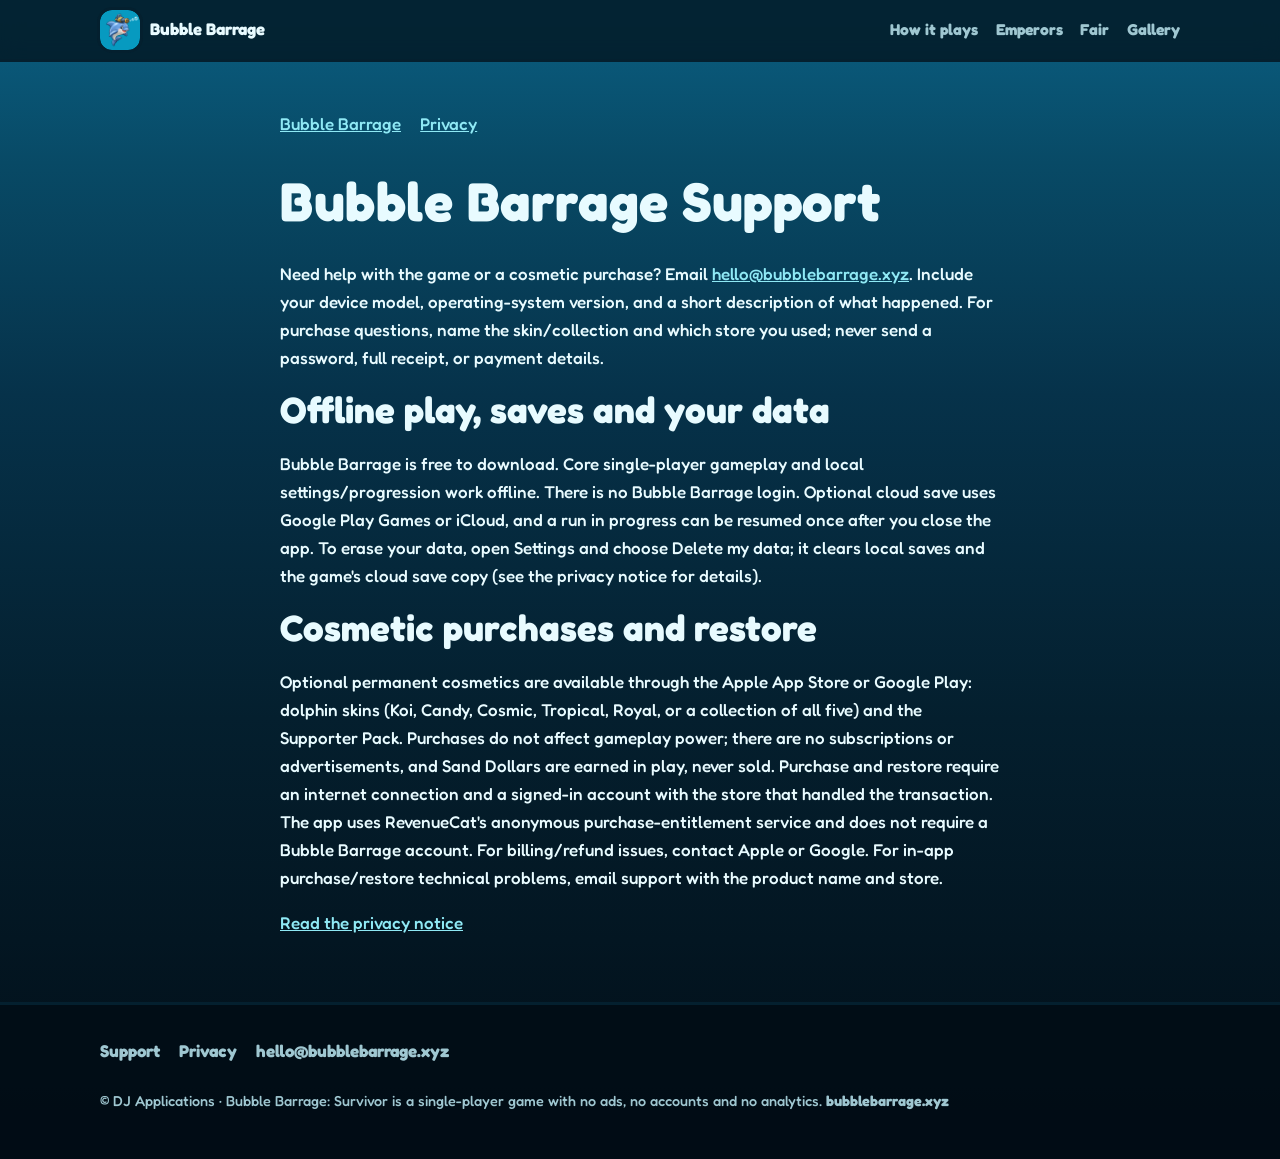
<file: support/index.html>
<!doctype html>
<html lang="en">
<head>
<meta charset="utf-8">
<meta name="viewport" content="width=device-width, initial-scale=1">
<meta name="description" content="Get help with Bubble Barrage, an offline dolphin minigun survival game with optional cosmetic skins.">
<title>Support — Bubble Barrage</title>
<link rel="canonical" href="https://bubblebarrage.xyz/support/">
<meta property="og:type" content="website">
<meta property="og:site_name" content="Bubble Barrage">
<meta property="og:title" content="Support — Bubble Barrage">
<meta property="og:description" content="Get help with Bubble Barrage, an offline dolphin minigun survival game with optional cosmetic skins.">
<meta property="og:url" content="https://bubblebarrage.xyz/support/">
<link rel="icon" type="image/png" sizes="32x32" href="/assets/img/favicon-32.png">
<link rel="icon" type="image/png" sizes="16x16" href="/assets/img/favicon-16.png">
<link rel="apple-touch-icon" href="/assets/img/app-icon-180.png">
<style>
@font-face{font-family:"Fredoka";src:url("/assets/fonts/fredoka-500.woff2") format("woff2");font-weight:500;font-style:normal;font-display:swap}
@font-face{font-family:"Fredoka";src:url("/assets/fonts/fredoka-700.woff2") format("woff2");font-weight:700;font-style:normal;font-display:swap}
@font-face{font-family:"Cinzel";src:url("/assets/fonts/cinzel-latin.woff2") format("woff2");font-weight:700;font-style:normal;font-display:swap}
</style>
<link rel="stylesheet" href="/assets/site.css">
<meta name="theme-color" content="#06324a">
</head>
<body>
<a class="skip" href="#main">Skip to content</a>
<header class="site">
  <div class="nav">
    <a class="brand" href="/"><img src="/assets/img/app-icon-180.png" width="40" height="40" alt="Bubble Barrage app icon: a smiling blue dolphin with a minigun">Bubble Barrage</a>
    <nav aria-label="Sections">
      <a href="/#how">How it plays</a>
      <a href="/#emperors">Emperors</a>
      <a href="/#fair">Fair</a>
      <a href="/#gallery">Gallery</a>
    </nav>
  </div>
</header>
<main id="main" class="prose">
<nav aria-label="Breadcrumb"><a href="/">Bubble Barrage</a><a href="/privacy/">Privacy</a></nav>
<h1>Bubble Barrage Support</h1>
<p>Need help with the game or a cosmetic purchase? Email <a href="mailto:hello@bubblebarrage.xyz?subject=Bubble%20Barrage%20support">hello@bubblebarrage.xyz</a>. Include your device model, operating-system version, and a short description of what happened. For purchase questions, name the skin/collection and which store you used; never send a password, full receipt, or payment details.</p>
<h2>Offline play, saves and your data</h2><p>Bubble Barrage is free to download. Core single-player gameplay and local settings/progression work offline. There is no Bubble Barrage login. Optional cloud save uses Google Play Games or iCloud, and a run in progress can be resumed once after you close the app. To erase your data, open Settings and choose Delete my data; it clears local saves and the game's cloud save copy (see the privacy notice for details).</p>
<h2>Cosmetic purchases and restore</h2><p>Optional permanent cosmetics are available through the Apple App Store or Google Play: dolphin skins (Koi, Candy, Cosmic, Tropical, Royal, or a collection of all five) and the Supporter Pack. Purchases do not affect gameplay power; there are no subscriptions or advertisements, and Sand Dollars are earned in play, never sold. Purchase and restore require an internet connection and a signed-in account with the store that handled the transaction. The app uses RevenueCat's anonymous purchase-entitlement service and does not require a Bubble Barrage account. For billing/refund issues, contact Apple or Google. For in-app purchase/restore technical problems, email support with the product name and store.</p>
<p><a href="/privacy/">Read the privacy notice</a></p>
</main>
<footer class="site">
  <div class="foot">
    <nav aria-label="Footer">
      <a href="/support/">Support</a>
      <a href="/privacy/">Privacy</a>
      <a href="mailto:hello@bubblebarrage.xyz?subject=Bubble%20Barrage">hello@bubblebarrage.xyz</a>
    </nav>
    <p class="copy">© DJ Applications · Bubble Barrage: Survivor is a single-player game with no ads, no accounts and no analytics. <a href="https://bubblebarrage.xyz/">bubblebarrage.xyz</a></p>
  </div>
</footer>
</body>
</html>
</file>
<file: assets/site.css>
:root{
  --abyss:#06324a; --deep:#0b4a63; --lagoon:#14738f;
  --outline:#04202f; --ink:#06202e;
  --bubble:#7ee8f2; --foam:#e8fbff; --pearl:#fff4ec; --blush:#ffd6e8;
  --coral:#ff7468; --sunburst:#ffc94d; --sand:#f6e3b8; --kelp:#58d68d;
  --muted:#9fc7d1;
  --aurelius:#72dce0; --veyra:#ff967e; --nerath:#c2a8ff;
  --radius-chip:14px; --radius-panel:24px; --outline-w:3px; --lip:6px;
  --font-body:"Fredoka",system-ui,-apple-system,"Segoe UI",sans-serif;
  --font-ceremony:"Cinzel",Georgia,serif;
  --max:1120px;
}
*{box-sizing:border-box}
html{scroll-behavior:smooth}
@media (prefers-reduced-motion:reduce){html{scroll-behavior:auto}*,*::before,*::after{animation:none!important;transition:none!important}}
body{
  margin:0; color:var(--foam); font:500 17px/1.65 var(--font-body);
  background:linear-gradient(180deg,#0a5f82 0%,#084a66 14%,#06324a 34%,#041f2e 62%,#020d16 100%);
  min-height:100vh;
}
main,header.site,footer.site{position:relative;z-index:1}
/* type */
h1,h2,h3{line-height:1.15;margin:0 0 .5em;text-wrap:balance}
h1{font-size:clamp(2rem,5.2vw,3.4rem);font-weight:700;letter-spacing:.01em}
h2{font-size:clamp(1.6rem,3.6vw,2.3rem);font-weight:700}
h3{font-size:1.2rem;font-weight:700}
p{margin:0 0 1em}
.lede{font-size:clamp(1.05rem,2.2vw,1.3rem);color:var(--foam);max-width:44em}
.small{font-size:.95rem;color:var(--muted)}
.ceremony{font-family:var(--font-ceremony);font-weight:700;letter-spacing:.14em}
/* layout */
.wrap{max-width:var(--max);margin:0 auto;padding:0 1.25rem}
section.block{padding:3.5rem 0}
.eyebrow{display:inline-block;font-weight:700;font-size:.85rem;letter-spacing:.16em;text-transform:uppercase;color:var(--bubble);margin-bottom:.6rem}
/* header */
.skip{position:absolute;left:-999px;top:0;background:var(--sand);color:var(--ink);padding:.6rem 1rem;border-radius:0 0 12px 0;z-index:99;font-weight:700}
.skip:focus{left:0}
header.site{position:sticky;top:0;z-index:50;background:rgba(2,20,30,.78);backdrop-filter:blur(10px);border-bottom:3px solid var(--outline)}
.nav{display:flex;align-items:center;gap:1rem;max-width:var(--max);margin:0 auto;padding:.6rem 1.25rem}
.brand{display:flex;align-items:center;gap:.6rem;text-decoration:none;color:var(--foam);font-weight:700;font-size:1.05rem;margin-right:auto}
.brand img{width:40px;height:40px;border-radius:12px;outline:3px solid var(--outline)}
.nav nav{display:flex;gap:1.1rem;align-items:center}
.nav nav a{color:var(--muted);text-decoration:none;font-weight:700;font-size:.98rem}
.nav nav a:hover,.nav nav a:focus-visible{color:var(--foam)}
.nav nav a:focus-visible,.btn:focus-visible,a.badge:focus-visible,.strip a:focus-visible{outline:3px solid var(--bubble);outline-offset:3px;border-radius:8px}
@media(max-width:700px){.nav nav{display:none}.nav{justify-content:flex-start}}
/* glass panel (bubble-glass toybox) */
.glass{background:linear-gradient(180deg,rgba(232,251,255,.14),rgba(232,251,255,.04) 30%,rgba(4,32,47,.25));border:var(--outline-w) solid var(--outline);border-radius:var(--radius-panel);box-shadow:0 6px 0 rgba(4,32,47,.55),0 18px 40px rgba(0,0,0,.35),inset 0 2px 0 rgba(232,251,255,.35);position:relative}
.glass::before{content:"";position:absolute;left:14px;right:14px;top:8px;height:26px;border-radius:14px;background:linear-gradient(180deg,rgba(255,255,255,.28),transparent);pointer-events:none}
.btn{display:inline-block;font-weight:700;text-decoration:none;border:var(--outline-w) solid var(--outline);border-radius:18px;padding:.85rem 1.6rem;font-size:1.08rem;box-shadow:0 var(--lip) 0 var(--outline);transition:transform .08s ease,box-shadow .08s ease;cursor:pointer}
.btn:active{transform:translateY(4px);box-shadow:0 2px 0 var(--outline)}
/* ============ HERO: full-bleed shallows ============ */
.hero{position:relative;overflow:hidden;padding:4rem 0 5rem;min-height:min(860px,94svh);display:flex;align-items:center}
.hero-bg{position:absolute;inset:0;z-index:0}
.hero-bg img{width:100%;height:100%;object-fit:cover;display:block}
.hero-bg::after{content:"";position:absolute;inset:0;background:linear-gradient(180deg,rgba(2,20,30,.62) 0%,rgba(2,20,30,.30) 32%,rgba(2,24,34,.42) 62%,#0a5f82 100%)}
.rays{position:absolute;inset:0;z-index:1;overflow:hidden;pointer-events:none}
.rays span{position:absolute;top:-12%;height:125%;width:110px;background:linear-gradient(180deg,rgba(232,251,255,.22),rgba(232,251,255,0) 70%);transform:skewX(-12deg);filter:blur(7px);animation:sway 9s ease-in-out infinite alternate}
.rays .r1{left:12%}.rays .r2{left:44%;width:170px;animation-delay:-3s}.rays .r3{left:72%;animation-delay:-6s}
@keyframes sway{from{opacity:.55;transform:skewX(-12deg) translateX(-16px)}to{opacity:1;transform:skewX(-12deg) translateX(16px)}}
.bubbles{position:absolute;inset:0;z-index:1;overflow:hidden;pointer-events:none}
.bubbles span{position:absolute;bottom:-4%;border-radius:50%;background:radial-gradient(circle at 35% 30%,rgba(255,255,255,.95),rgba(126,232,242,.55) 55%,rgba(126,232,242,.08) 75%);border:1px solid rgba(232,251,255,.5);opacity:0;animation:rise 11s linear infinite}
.bubbles .b1{left:8%;width:12px;height:12px;animation-delay:-2s;animation-duration:10s}
.bubbles .b2{left:20%;width:7px;height:7px;animation-delay:-7s;animation-duration:13s}
.bubbles .b3{left:35%;width:16px;height:16px;animation-delay:-4s;animation-duration:12s}
.bubbles .b4{left:52%;width:6px;height:6px;animation-delay:-1s;animation-duration:9s}
.bubbles .b5{left:64%;width:10px;height:10px;animation-delay:-9s;animation-duration:14s}
.bubbles .b6{left:78%;width:14px;height:14px;animation-delay:-5s;animation-duration:11s}
.bubbles .b7{left:90%;width:8px;height:8px;animation-delay:-11s;animation-duration:12s}
.bubbles .b8{left:45%;width:5px;height:5px;animation-delay:-6s;animation-duration:8s}
@keyframes rise{0%{opacity:0;transform:translateY(0)}12%{opacity:.85}85%{opacity:.6}100%{opacity:0;transform:translateY(-72vh)}}
@media (prefers-reduced-motion:reduce){.rays,.bubbles{display:none}}
.hero-grid{position:relative;z-index:2;display:grid;gap:2rem;align-items:center;width:100%}
@media(min-width:900px){.hero-grid{grid-template-columns:1.05fr .95fr}}
.wordmark{max-width:min(480px,90%);height:auto;display:block;margin-bottom:.4rem;filter:drop-shadow(0 4px 0 rgba(4,32,47,.8))}
.tagline{font-size:clamp(1.35rem,3.2vw,1.8rem);font-weight:700;margin:.4rem 0 .6rem;text-shadow:0 2px 12px rgba(2,13,22,.6)}
.tagline .n1{color:var(--bubble)}
.hero .lede{text-shadow:0 2px 10px rgba(2,13,22,.65)}
.store-badges{display:flex;gap:.8rem;flex-wrap:wrap;margin-top:1.1rem}
a.badge{display:inline-block;line-height:0;border-radius:10px}
a.badge img{display:block;height:56px;width:auto}
a.badge.gp img{height:56px}
/* phone frame with gameplay loop */
.phone-wrap{display:flex;justify-content:center}
.phone{width:min(300px,72vw);border:var(--outline-w) solid var(--outline);border-radius:44px;background:#02141d;padding:12px;box-shadow:0 8px 0 rgba(4,32,47,.6),0 30px 60px rgba(0,0,0,.5),inset 0 2px 0 rgba(232,251,255,.3)}
.phone-screen{border-radius:34px;overflow:hidden;background:#02141d;aspect-ratio:9/16;position:relative}
.phone-screen video,.phone-screen img{width:100%;height:100%;object-fit:cover;display:block}
.phone-cap{text-align:center}
/* wave divider */
.wave{display:block;line-height:0;color:rgba(232,251,255,.08);margin:.5rem 0}
.wave svg{display:block;width:100%;height:56px}
/* feature cards */
.card .dot{display:block;width:1.1em;height:1.1em;border-radius:50%;font-size:1.5rem;background:radial-gradient(circle at 35% 30%,#fff,var(--bubble) 55%,var(--lagoon));border:2px solid var(--outline);margin-bottom:.6rem}
@media(min-width:700px){.cards.cols3{grid-template-columns:repeat(3,1fr)}.cards.cols2{grid-template-columns:repeat(2,1fr)}}
.card{padding:1.4rem 1.3rem}
.card h3{margin-top:0}
.card p:last-child{margin-bottom:0}
/* emperors */
.emperor-grid{display:grid;gap:1.4rem;margin-top:1.6rem}
@media(min-width:860px){.emperor-grid{grid-template-columns:repeat(3,1fr);gap:1.6rem}}
.emperor{overflow:hidden;padding:0}
.emperor .art{overflow:hidden;background:linear-gradient(180deg,#0b4a63,#06324a)}
.emperor .art img.hero{display:block;width:100%;height:auto}
.emperor .who{padding:1.2rem 1.25rem 1.35rem}
@media(min-width:1100px){.emperor .who{padding:1.5rem 1.6rem 1.7rem;font-size:1.06rem}.emperor .who h3{font-size:1.5rem}}
.emperor .who h3{margin:0}
.emperor .who p:last-child{margin-bottom:0}
.emperor .patron{font-size:.85rem;font-weight:700;letter-spacing:.14em;text-transform:uppercase;margin-bottom:.3rem}
.emperor.a .patron{color:var(--aurelius)} .emperor.v .patron{color:var(--veyra)} .emperor.n .patron{color:var(--nerath)}
.emperor .quote{font-style:italic;color:var(--foam);margin:.5rem 0}
.concord{margin-top:1.2rem;padding:1.3rem}
.concord p:last-child{margin-bottom:0}
/* tides: depth gauge */
.gauge{list-style:none;margin:1.8rem 0 0;padding:0;display:grid;gap:.55rem}
.gauge li{display:flex;align-items:baseline;gap:.7rem;padding:.55rem .9rem}
.gauge .d{display:inline-flex;align-items:center;justify-content:center;min-width:2.1em;height:2.1em;border-radius:50%;font-weight:700;background:rgba(232,251,255,.12);border:2px solid var(--bubble);font-size:.95rem}
.gauge .t{font-weight:700}
.gauge .t small{font-weight:500;color:var(--muted)}
.gauge .chip{margin-left:auto;font-weight:700;font-size:.85rem;background:rgba(255,201,77,.16);border:2px solid var(--sunburst);color:var(--sunburst);border-radius:999px;padding:.05rem .7rem;white-space:nowrap}
.gauge li.abyss{border-color:var(--nerath)}
.gauge li.abyss .d{border-color:var(--nerath);background:rgba(194,168,255,.15)}
@media(min-width:760px){
  .gauge{grid-template-columns:repeat(6,1fr);gap:0;margin-top:2.2rem}
  .gauge li{flex-direction:column;align-items:center;text-align:center;gap:.35rem;padding:.9rem .4rem 1rem;position:relative;border-radius:18px}
  .gauge li::before{content:"";position:absolute;top:1.55em;left:-50%;width:100%;height:3px;background:linear-gradient(90deg,var(--bubble),var(--lagoon));opacity:.5;z-index:0}
  .gauge li:first-child::before{display:none}
  .gauge .d{font-size:1.05rem;position:relative;z-index:1}
  .gauge .chip{margin-left:0}
}
/* sea chips */
.chips{display:flex;flex-wrap:wrap;gap:.6rem;margin-top:1rem}
.chip{display:flex;align-items:center;gap:.55rem;padding:.55rem .9rem;font-size:.95rem}
.chip .g{font-size:1.25rem;line-height:1}
.chip strong{white-space:nowrap}
.chip span.cap{color:var(--muted)}
@media(max-width:560px){.chip span.cap{flex-basis:100%;margin-left:1.8rem;margin-top:-.4rem}}
/* gallery strip */
.strip{margin-top:1.5rem;display:flex;gap:1rem;overflow-x:auto;scroll-snap-type:x mandatory;padding:.4rem .2rem 1rem;scrollbar-width:thin}
.strip figure{margin:0;flex:0 0 60vw;max-width:260px;scroll-snap-align:center}
.strip a{display:block;border:var(--outline-w) solid var(--outline);border-radius:18px;overflow:hidden;box-shadow:0 5px 0 rgba(4,32,47,.6);line-height:0;background:#02141d}
.strip img{width:100%;height:auto;display:block;aspect-ratio:9/16;object-fit:cover}
.strip figcaption{font-size:.85rem;color:var(--muted);padding:.5rem .2rem 0;line-height:1.4}
@media(min-width:760px){.strip{display:grid;grid-template-columns:repeat(7,1fr);overflow:visible;scroll-snap-type:none;padding-bottom:0}.strip figure{flex:none;max-width:none}}
/* holiday */
.holiday{border-color:var(--sunburst)}
.holiday p:last-child{margin-bottom:0}
.holiday .when{display:inline-block;font-weight:700;background:var(--sunburst);color:#3a2404;border:2px solid var(--outline);border-radius:999px;padding:.1rem .9rem;margin:.4rem 0 .8rem}
/* fair */
.fair{columns:1;gap:1rem}
@media(min-width:860px){.fair{columns:2}}
.fair .pill{break-inside:avoid;margin-bottom:1rem;padding:1.1rem 1.2rem}
.fair .pill p:last-child{margin-bottom:0}
/* finale download */
.finale{position:relative;overflow:hidden;border-top:3px solid var(--outline);border-bottom:3px solid var(--outline)}
.finale-bg{position:absolute;inset:0}
.finale-bg img{width:100%;height:100%;object-fit:cover;display:block}
.finale-bg::after{content:"";position:absolute;inset:0;background:linear-gradient(180deg,rgba(2,13,22,.72),rgba(2,13,22,.55) 50%,rgba(2,13,22,.78))}
.finale-inner{position:relative;z-index:1;text-align:center;padding:4.5rem 1.25rem;max-width:760px;margin:0 auto}
.finale-inner .wordmark{margin:0 auto .6rem;max-width:min(560px,94%)}
/* footer */
footer.site{border-top:3px solid var(--outline);background:rgba(2,13,22,.9)}
footer.site.plain{margin-top:2rem}
.foot{display:flex;gap:1.5rem;flex-wrap:wrap;justify-content:space-between;align-items:flex-start;max-width:var(--max);margin:0 auto;padding:2rem 1.25rem}
.foot nav{display:flex;gap:1.2rem;flex-wrap:wrap}
.foot a{color:var(--muted);text-decoration:none;font-weight:700}
.foot a:hover,.foot a:focus-visible{color:var(--foam)}
.copy{color:var(--muted);font-size:.9rem;flex-basis:100%}
/* prose pages (privacy/support share this) */
.prose{max-width:760px;margin:0 auto;padding:3rem 1.25rem}
.prose nav{display:flex;gap:1.2rem;margin-bottom:2rem;flex-wrap:wrap}
.prose a{color:#8fe9f5}
</file>
